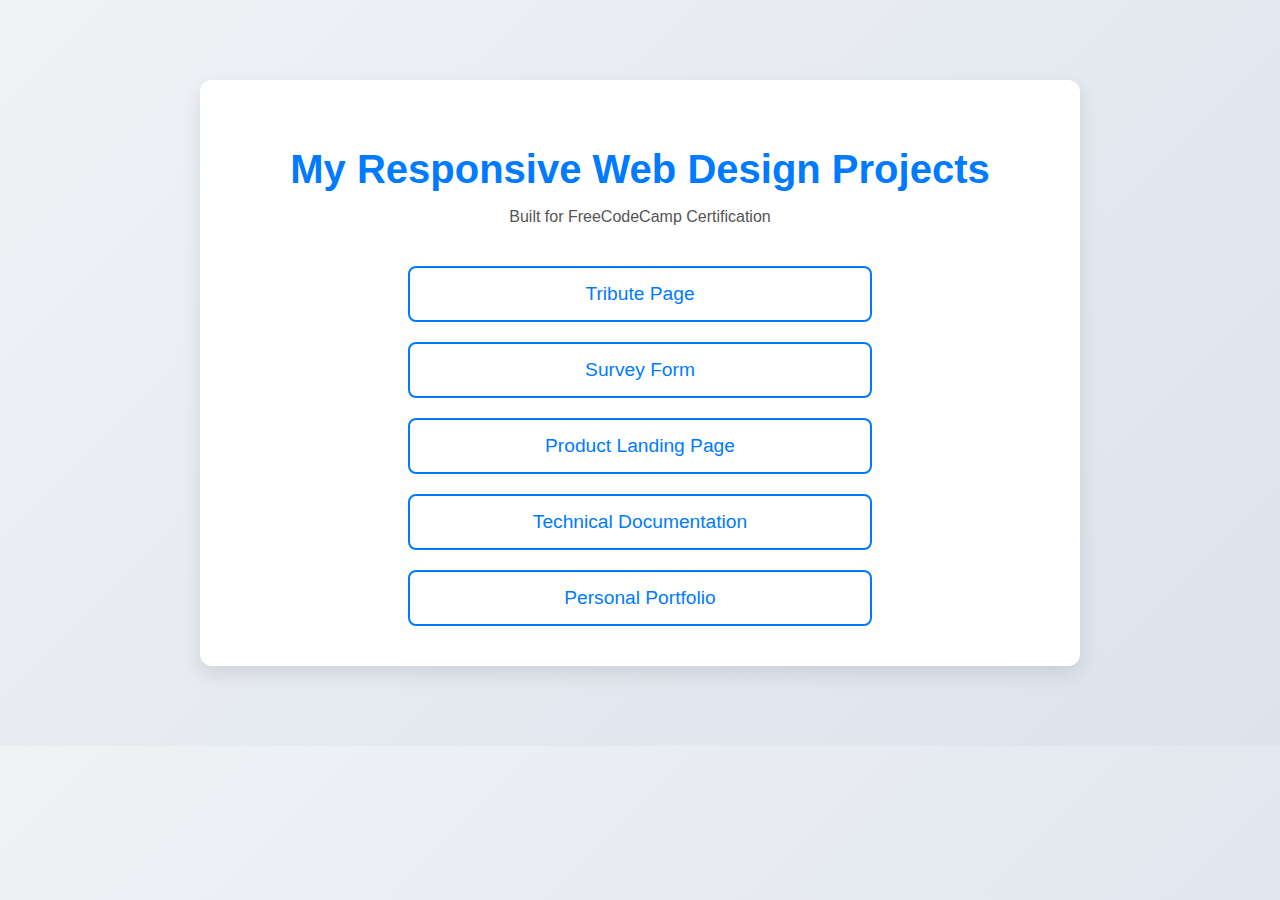
<file: index.html>
<!DOCTYPE html>
<html lang="en">
<head>
  <meta charset="UTF-8" />
  <meta name="viewport" content="width=device-width, initial-scale=1.0"/>
  <title>My FCC Projects</title>
  <link rel="stylesheet" href="style.css" />
</head>
<body>
  <div class="container">
    <h1>My Responsive Web Design Projects</h1>
    <p class="subtitle">Built for FreeCodeCamp Certification</p>

    <div class="projects">
      <a href="tribute-page/" target="_blank" class="project-card">Tribute Page</a>
      <a href="survey-form/" target="_blank" class="project-card">Survey Form</a>
      <a href="product-landing-page/" target="_blank" class="project-card">Product Landing Page</a>
      <a href="technical-doc/" target="_blank" class="project-card">Technical Documentation</a>
      <a href="portfolio/" target="_blank" class="project-card">Personal Portfolio</a>
    </div>
  </div>
</body>
</html>
</file>
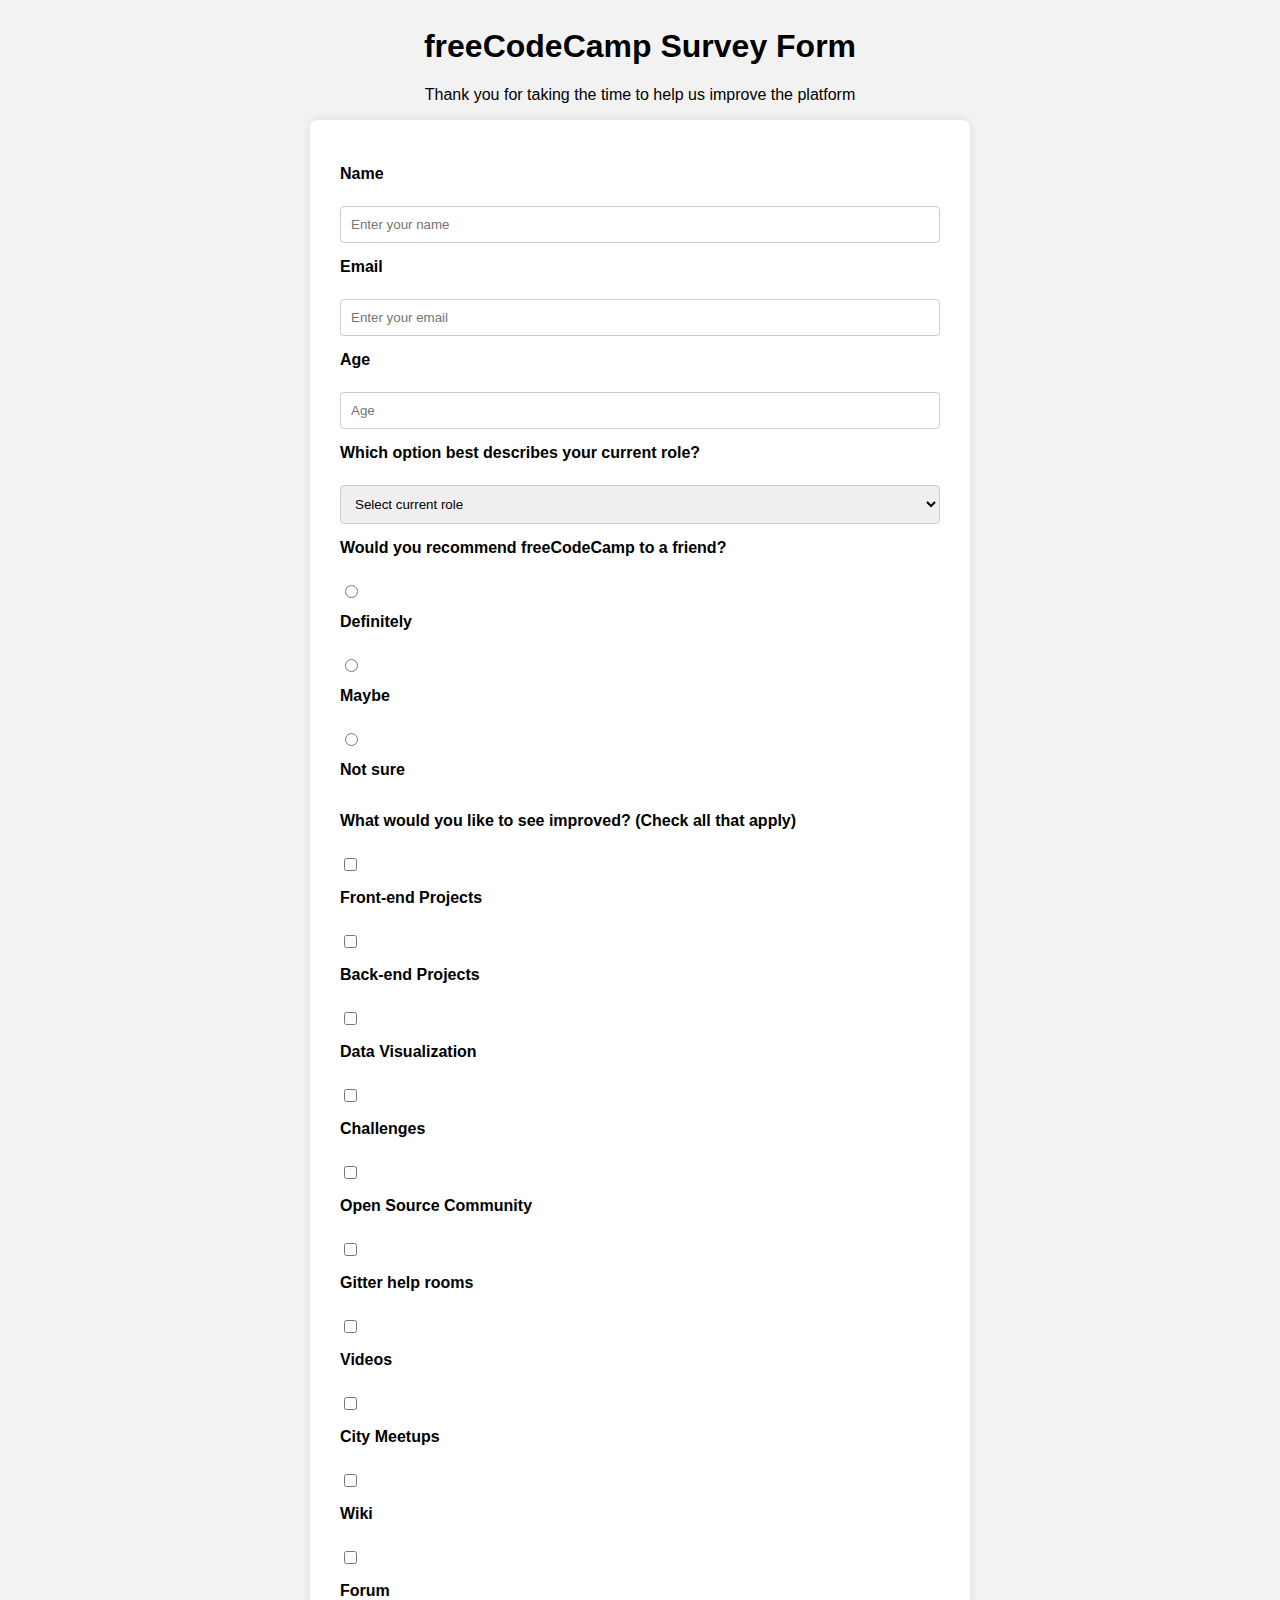
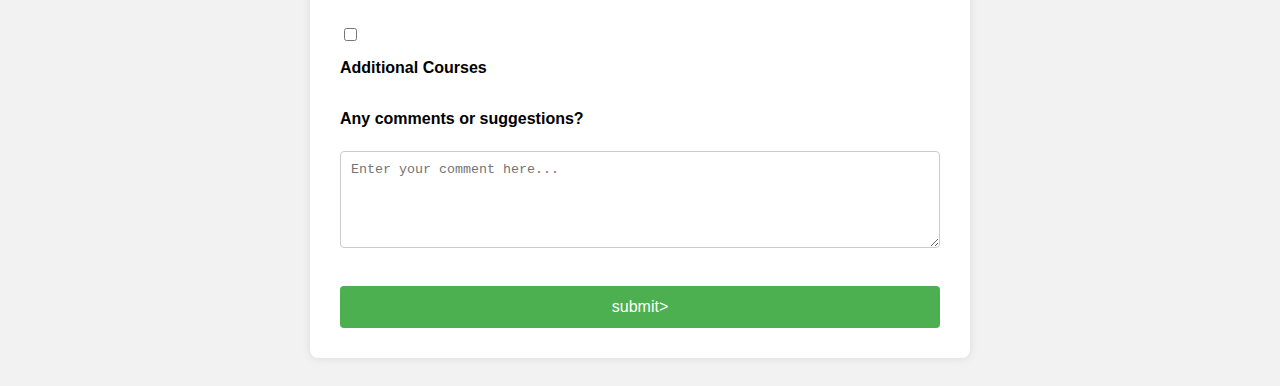
<file: survey-form/index.html>
<html>
  <head>
    <title></title>
    <link rel="stylesheet" href="style.css">
    </head>
    <body>
      <h1 id="title">freeCodeCamp Survey Form</h1>
      <p id="description">Thank you for taking the time to help us improve the platform</p>
      <form id="survey-form">
        <label id="name-label" for="name">Name</label><br>
        <input id="name" type="text" placeholder="Enter your name" required><br>
        <label id="email-label" for="email">Email</label><br>
        <input id="email" type="email" placeholder="Enter your email" required><br>
<label id="number-label" for="number">Age</label><br>
        <input id="number" type="number" placeholder="Age"min="12" max="60" required><br>
        <label for="dropdown">Which option best describes your current role?</label><br>
        <select id="dropdown">
         <option value="" disabled selected>Select current role</option>
  <option value="student">Student</option>
  <option value="fulltime">Full Time Job</option>
  <option value="other">Other</option>
        </select><br>
<label for="checkbox">Would you recommend freeCodeCamp to a friend?</label><br>
<input type="radio" id="definitely" name="recommend" value="definitely">
  <label for="definitely">Definitely</label><br>

  <input type="radio" id="maybe" name="recommend" value="maybe">
  <label for="maybe">Maybe</label><br>

  <input type="radio" id="not-sure" name="recommend" value="not-sure">
  <label for="not-sure">Not sure</label><br>
  <label for="checkbox">What would you like to see improved? (Check all that apply)</label><br>
    <input type="checkbox" id="frontend" name="improve" value="frontend">
  <label for="frontend">Front-end Projects</label><br>

  <input type="checkbox" id="backend" name="improve" value="backend">
  <label for="backend">Back-end Projects</label><br>

  <input type="checkbox" id="data" name="improve" value="data">
  <label for="data">Data Visualization</label><br>

  <input type="checkbox" id="challenges" name="improve" value="challenges">
  <label for="challenges">Challenges</label><br>

  <input type="checkbox" id="opensource" name="improve" value="opensource">
  <label for="opensource">Open Source Community</label><br>

  <input type="checkbox" id="gitter" name="improve" value="gitter">
  <label for="gitter">Gitter help rooms</label><br>

  <input type="checkbox" id="videos" name="improve" value="videos">
  <label for="videos">Videos</label><br>

  <input type="checkbox" id="meetups" name="improve" value="meetups">
  <label for="meetups">City Meetups</label><br>

  <input type="checkbox" id="wiki" name="improve" value="wiki">
  <label for="wiki">Wiki</label><br>

  <input type="checkbox" id="forum" name="improve" value="forum">
  <label for="forum">Forum</label><br>

  <input type="checkbox" id="courses" name="improve" value="courses">
  <label for="courses">Additional Courses</label><br>
 <label for="feedback">Any comments or suggestions?</label><br>
  <textarea id="feedback" name="feedback" rows="5" cols="40" placeholder="Enter your comment here..."></textarea><br><br>
  <input id="submit" type="submit" value="submit>"
      </form>
      </body>
      </html>
</file>
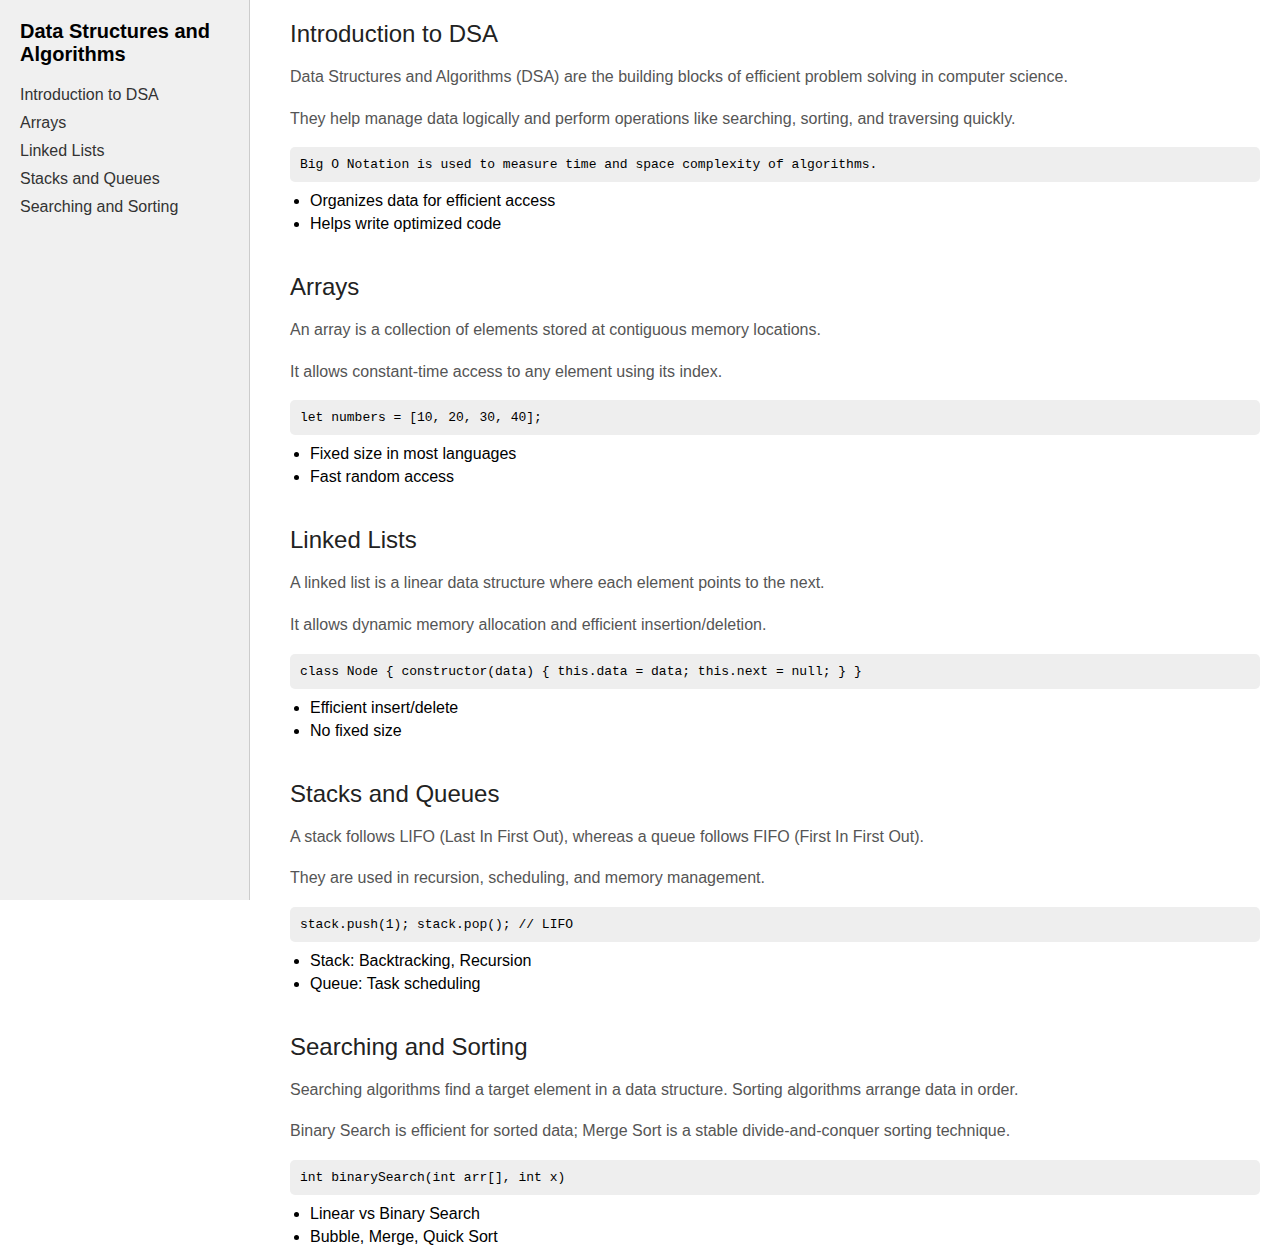
<file: technical-doc/index.html>
<html>
  <head>
    <title></title>
    <link rel="stylesheet" href="style.css">
    </head>
    <body>
      <nav id="navbar">
        <header>Data Structures and Algorithms</header>
        <a class="nav-link" href="#Introduction_to_DSA">Introduction to DSA</a>
        <a class="nav-link" href="#Arrays">Arrays</a>
        <a class="nav-link" href="#Linked_Lists">Linked Lists</a>
        <a class="nav-link" href="#Stacks_and_Queues">Stacks and Queues</a>
        <a class="nav-link" href="#Searching_and_Sorting">Searching and Sorting</a>
      </nav>

        <main id="main-doc">
          <section class="main-section" id="Introduction_to_DSA">
            <header>Introduction to DSA</header>
          <p>Data Structures and Algorithms (DSA) are the building blocks of efficient problem solving in computer science.</p>
  <p>They help manage data logically and perform operations like searching, sorting, and traversing quickly.</p>
  <code>Big O Notation is used to measure time and space complexity of algorithms.</code>
  <ul>
    <li>Organizes data for efficient access</li>
    <li>Helps write optimized code</li>
  </ul>
          </section>
           <section class="main-section" id="Arrays">
             <header>Arrays</header>
             <p>An array is a collection of elements stored at contiguous memory locations.</p>
  <p>It allows constant-time access to any element using its index.</p>
  <code>let numbers = [10, 20, 30, 40];</code>
  <ul>
    <li>Fixed size in most languages</li>
    <li>Fast random access</li>
  </ul>
           </section>
            <section class="main-section" id="Linked_Lists">
              <header>Linked Lists</header>
               <p>A linked list is a linear data structure where each element points to the next.</p>
  <p>It allows dynamic memory allocation and efficient insertion/deletion.</p>
  <code>class Node { constructor(data) { this.data = data; this.next = null; } }</code>
  <ul>
    <li>Efficient insert/delete</li>
    <li>No fixed size</li>
  </ul>
            </section>
             <section class="main-section" id="Stacks_and_Queues">
               <header>Stacks and Queues</header>
                <p>A stack follows LIFO (Last In First Out), whereas a queue follows FIFO (First In First Out).</p>
  <p>They are used in recursion, scheduling, and memory management.</p>
  <code>stack.push(1); stack.pop(); // LIFO</code>
  <ul>
    <li>Stack: Backtracking, Recursion</li>
    <li>Queue: Task scheduling</li>
  </ul>
             </section>
              <section class="main-section" id="Searching_and_Sorting">
                <header>Searching and Sorting</header>
                 <p>Searching algorithms find a target element in a data structure. Sorting algorithms arrange data in order.</p>
  <p>Binary Search is efficient for sorted data; Merge Sort is a stable divide-and-conquer sorting technique.</p>
  <code>int binarySearch(int arr[], int x)</code>
  <ul>
    <li>Linear vs Binary Search</li>
    <li>Bubble, Merge, Quick Sort</li>
  </ul>
              </section>

        </main>
      </body>
      </html
</file>
<file: style.css>
/* style.css */

body {
  margin: 0;
  padding: 0;
  font-family: 'Segoe UI', Tahoma, Geneva, Verdana, sans-serif;
  background: linear-gradient(135deg, #f0f2f5, #dce3ed);
  color: #222;
}

.container {
  max-width: 800px;
  margin: 80px auto;
  padding: 40px;
  background: white;
  border-radius: 12px;
  box-shadow: 0 8px 20px rgba(0, 0, 0, 0.1);
  text-align: center;
}

h1 {
  font-size: 2.5rem;
  margin-bottom: 10px;
  color: #007bff;
}

.subtitle {
  font-size: 1rem;
  color: #555;
  margin-bottom: 40px;
}

.projects {
  display: flex;
  flex-direction: column;
  gap: 20px;
  align-items: center;
}

.project-card {
  text-decoration: none;
  padding: 15px 30px;
  font-size: 1.2rem;
  color: #007bff;
  border: 2px solid #007bff;
  border-radius: 8px;
  transition: all 0.3s ease-in-out;
  width: 80%;
  max-width: 400px;
}

.project-card:hover {
  background-color: #007bff;
  color: white;
  transform: scale(1.05);
}
</file>
<file: survey-form/style.css>
body {
  font-family: Arial, sans-serif;
  background-color: #f2f2f2;
  padding: 20px;
}

#survey-form {
  background-color: white;
  padding: 30px;
  max-width: 600px;
  margin: auto;
  border-radius: 8px;
  box-shadow: 0 0 10px rgba(0,0,0,0.1);
}

h1, p {
  text-align: center;
}

label {
  display: block;
  margin-top: 15px;
  font-weight: bold;
}

input[type="text"],
input[type="email"],
input[type="number"],
select,
textarea {
  width: 100%;
  padding: 10px;
  margin-top: 5px;
  border: 1px solid #ccc;
  border-radius: 4px;
  box-sizing: border-box;
}

input[type="radio"],
input[type="checkbox"] {
  margin-right: 10px;
  margin-top: 10px;
}

textarea {
  resize: vertical;
}

#submit {
  background-color: #4CAF50;
  color: white;
  padding: 12px 20px;
  margin-top: 20px;
  border: none;
  border-radius: 4px;
  cursor: pointer;
  font-size: 16px;
  width: 100%;
}

#submit:hover {
  background-color: #45a049;
}
</file>
<file: technical-doc/style.css>
* {
  box-sizing: border-box;
}

body {
  margin: 0;
  font-family: Arial, sans-serif;
  display: flex;
}

/* Navbar styles */
#navbar {
  position: fixed;
  top: 0;
  left: 0;
  width: 250px;
  height: 100vh;
  background-color: #f0f0f0;
  border-right: 1px solid #ccc;
  padding: 20px;
  overflow-y: auto;
}

#navbar header {
  font-size: 20px;
  font-weight: bold;
  margin-bottom: 20px;
}

.nav-link {
  display: block;
  margin: 10px 0;
  color: #333;
  text-decoration: none;
  font-size: 16px;
}

.nav-link:hover {
  color: #007BFF;
}

/* Main doc content */
#main-doc {
  margin-left: 270px;
  padding: 20px;
  flex: 1;
}

.main-section {
  margin-bottom: 40px;
}

.main-section header {
  font-size: 24px;
  margin-bottom: 10px;
  color: #222;
}

p {
  line-height: 1.6;
  color: #555;
}

code {
  display: block;
  background-color: #eee;
  padding: 10px;
  margin: 10px 0;
  border-radius: 5px;
  font-family: monospace;
}

ul {
  margin: 10px 0;
  padding-left: 20px;
}

li {
  margin-bottom: 5px;
}

/* ✅ Responsive for mobile */
@media (max-width: 768px) {
  body {
    flex-direction: column;
  }

  #navbar {
    position: static;
    width: 100%;
    height: auto;
    border-right: none;
    border-bottom: 1px solid #ccc;
  }

  #main-doc {
    margin-left: 0;
  }
}
</file>
